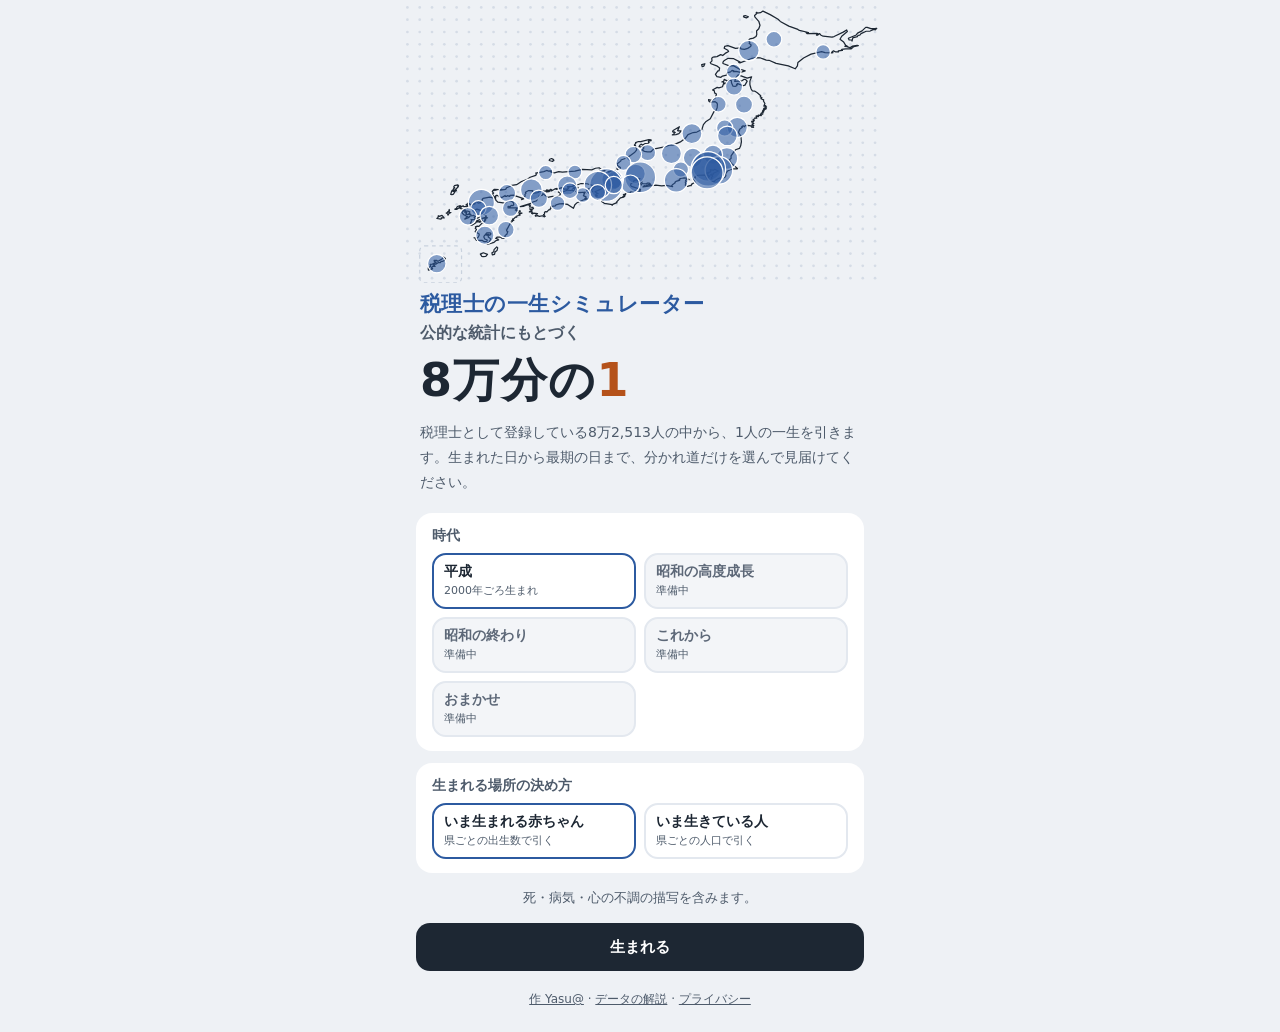
<file: index.html>
<!doctype html>
<html lang="ja">
<head>
<meta charset="utf-8">
<meta name="viewport" content="width=device-width, initial-scale=1, viewport-fit=cover">
<title>8万分の1｜税理士の一生シミュレーター</title>
<meta name="description" content="税理士として登録している8万人の中から、1人の一生を引く人生シミュレーター。作 Yasu@">
<link rel="preconnect" href="https://fonts.googleapis.com">
<link rel="preconnect" href="https://fonts.gstatic.com" crossorigin>
<link href="https://fonts.googleapis.com/css2?family=Zen+Maru+Gothic:wght@500;700&amp;display=swap" rel="stylesheet">
<link rel="stylesheet" href="src/ui/style.css">
<link rel="icon" type="image/png" sizes="32x32" href="assets/icon/favicon-32.png">
<link rel="apple-touch-icon" href="assets/icon/apple-touch-icon.png">
<link rel="manifest" href="manifest.webmanifest">
<meta name="apple-mobile-web-app-title" content="8万分の1">
<meta name="theme-color" content="#EEF1F5">
<meta property="og:type" content="website">
<meta property="og:site_name" content="8万分の1">
<meta property="og:title" content="8万分の1｜税理士の一生シミュレーター">
<meta property="og:description" content="税理士として登録している8万人の中から、1人の一生を引く人生シミュレーター。作 Yasu@">
<meta property="og:url" content="https://nextstage2008-pixel.github.io/8man-life/">
<meta property="og:image" content="https://nextstage2008-pixel.github.io/8man-life/assets/og/default.png">
<meta property="og:image:width" content="1200">
<meta property="og:image:height" content="630">
<meta name="twitter:card" content="summary_large_image">
<meta http-equiv="Content-Security-Policy" content="default-src 'self'; script-src 'self'; style-src 'self' 'unsafe-inline' https://fonts.googleapis.com; font-src https://fonts.gstatic.com; img-src 'self' data: blob:; connect-src 'self'; base-uri 'self'; form-action 'none'">
<meta name="referrer" content="strict-origin-when-cross-origin">
</head>
<body>
<main id="app"></main>
<noscript><p style="padding: 16px">このゲームは JavaScript を使います。</p></noscript>
<script type="module" src="src/ui/main.js"></script>
</body>
</html>
</file>
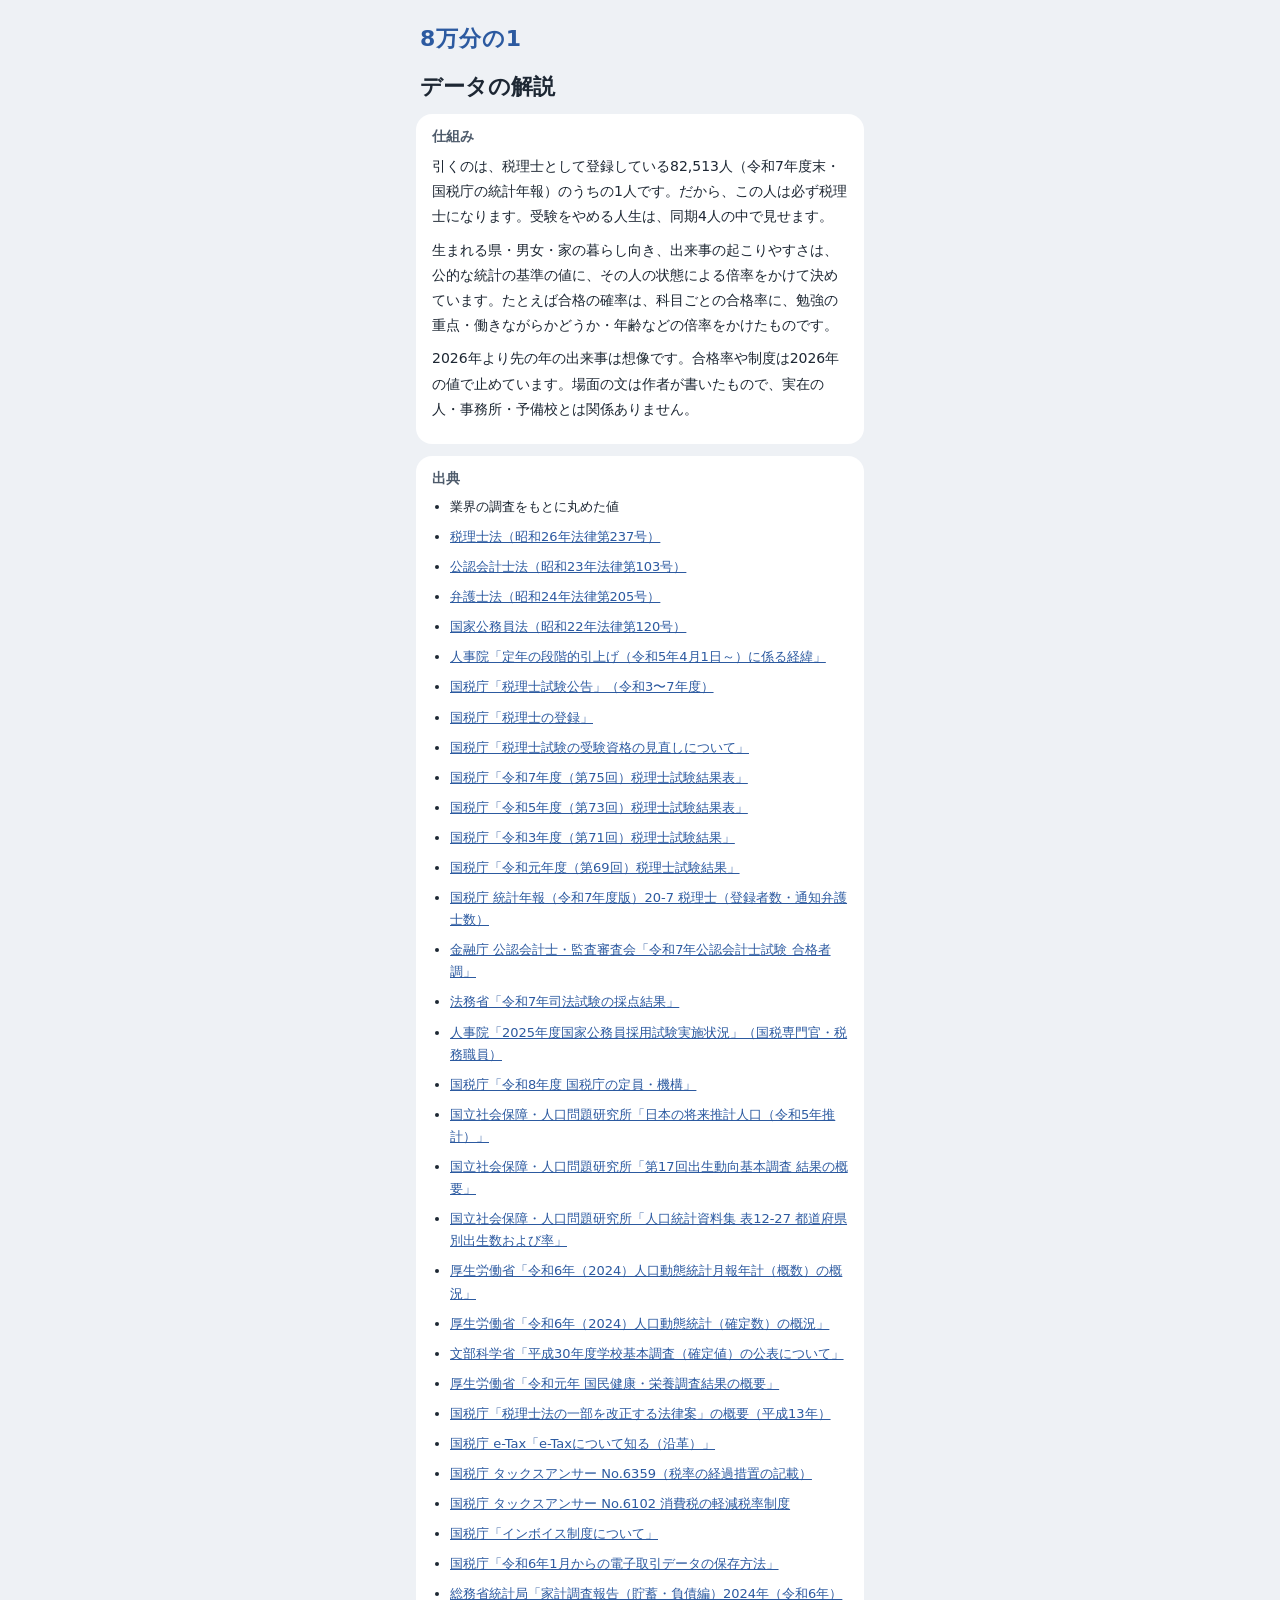
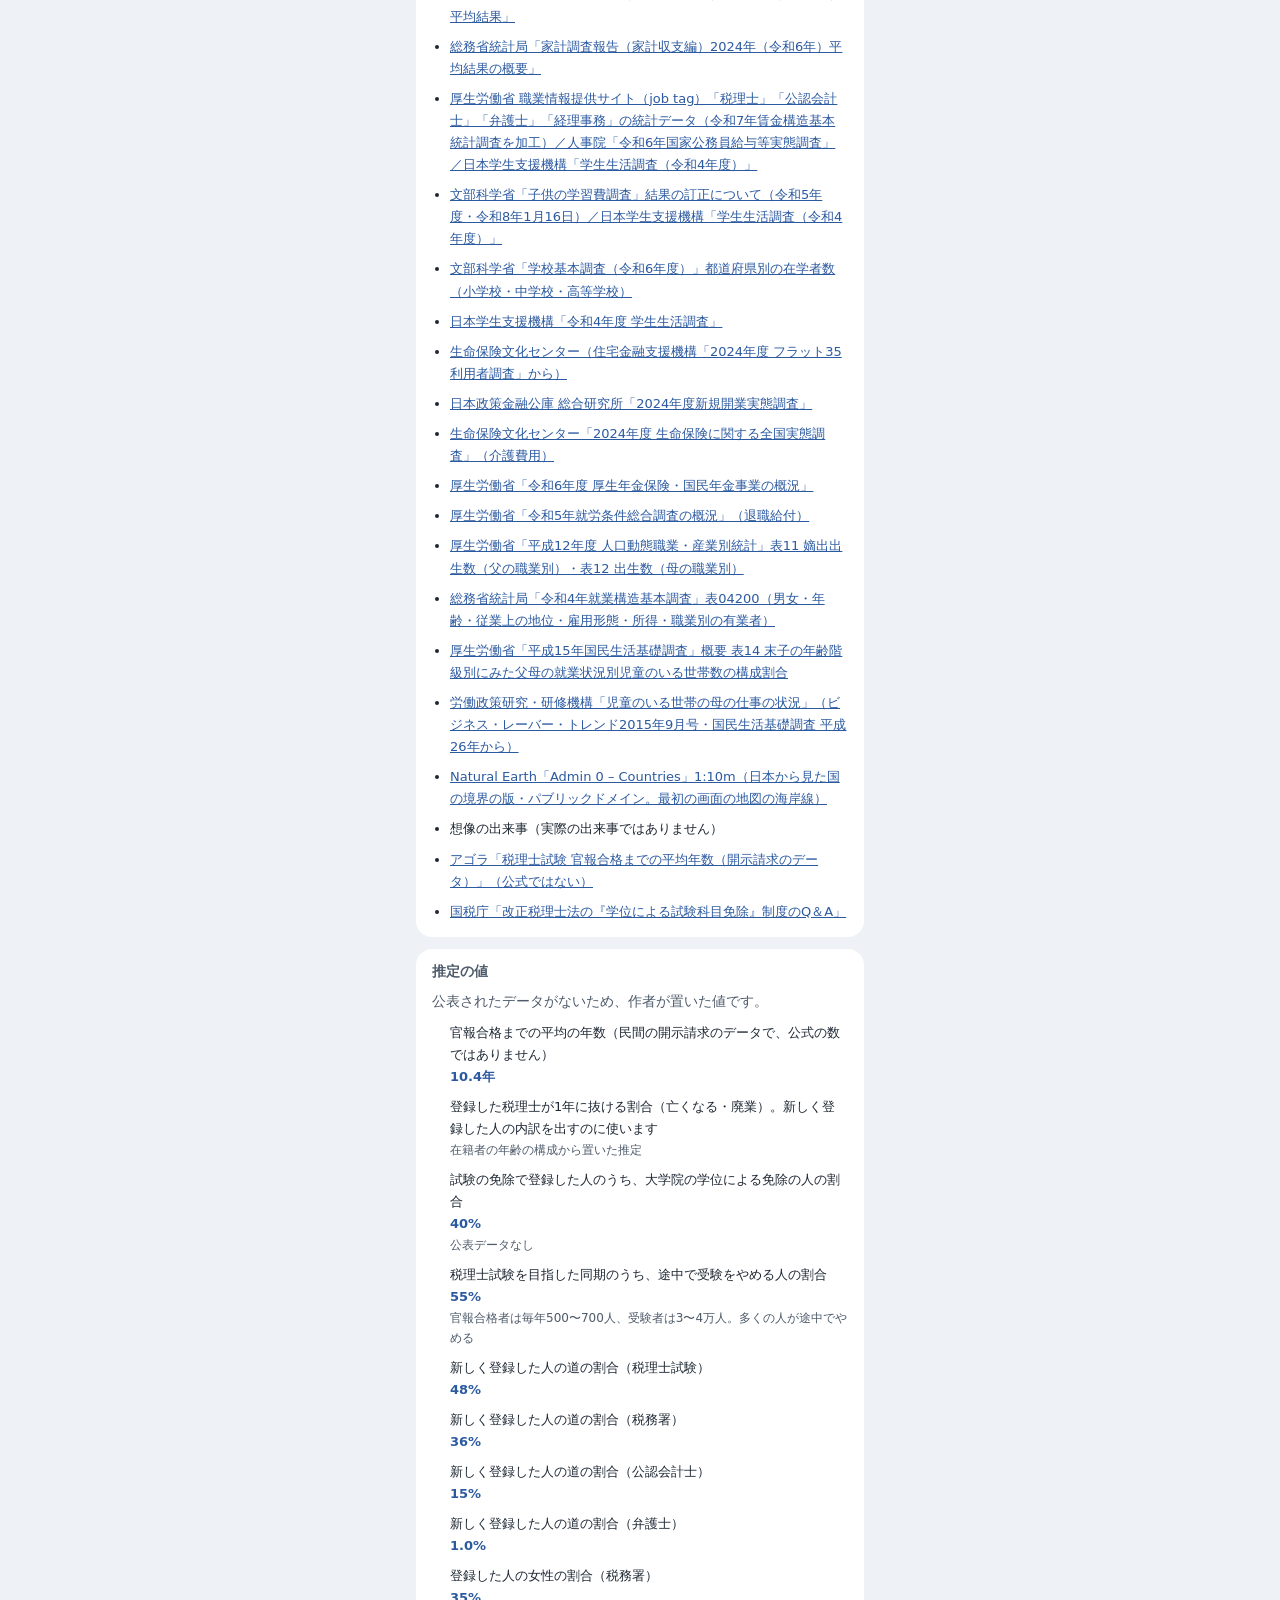
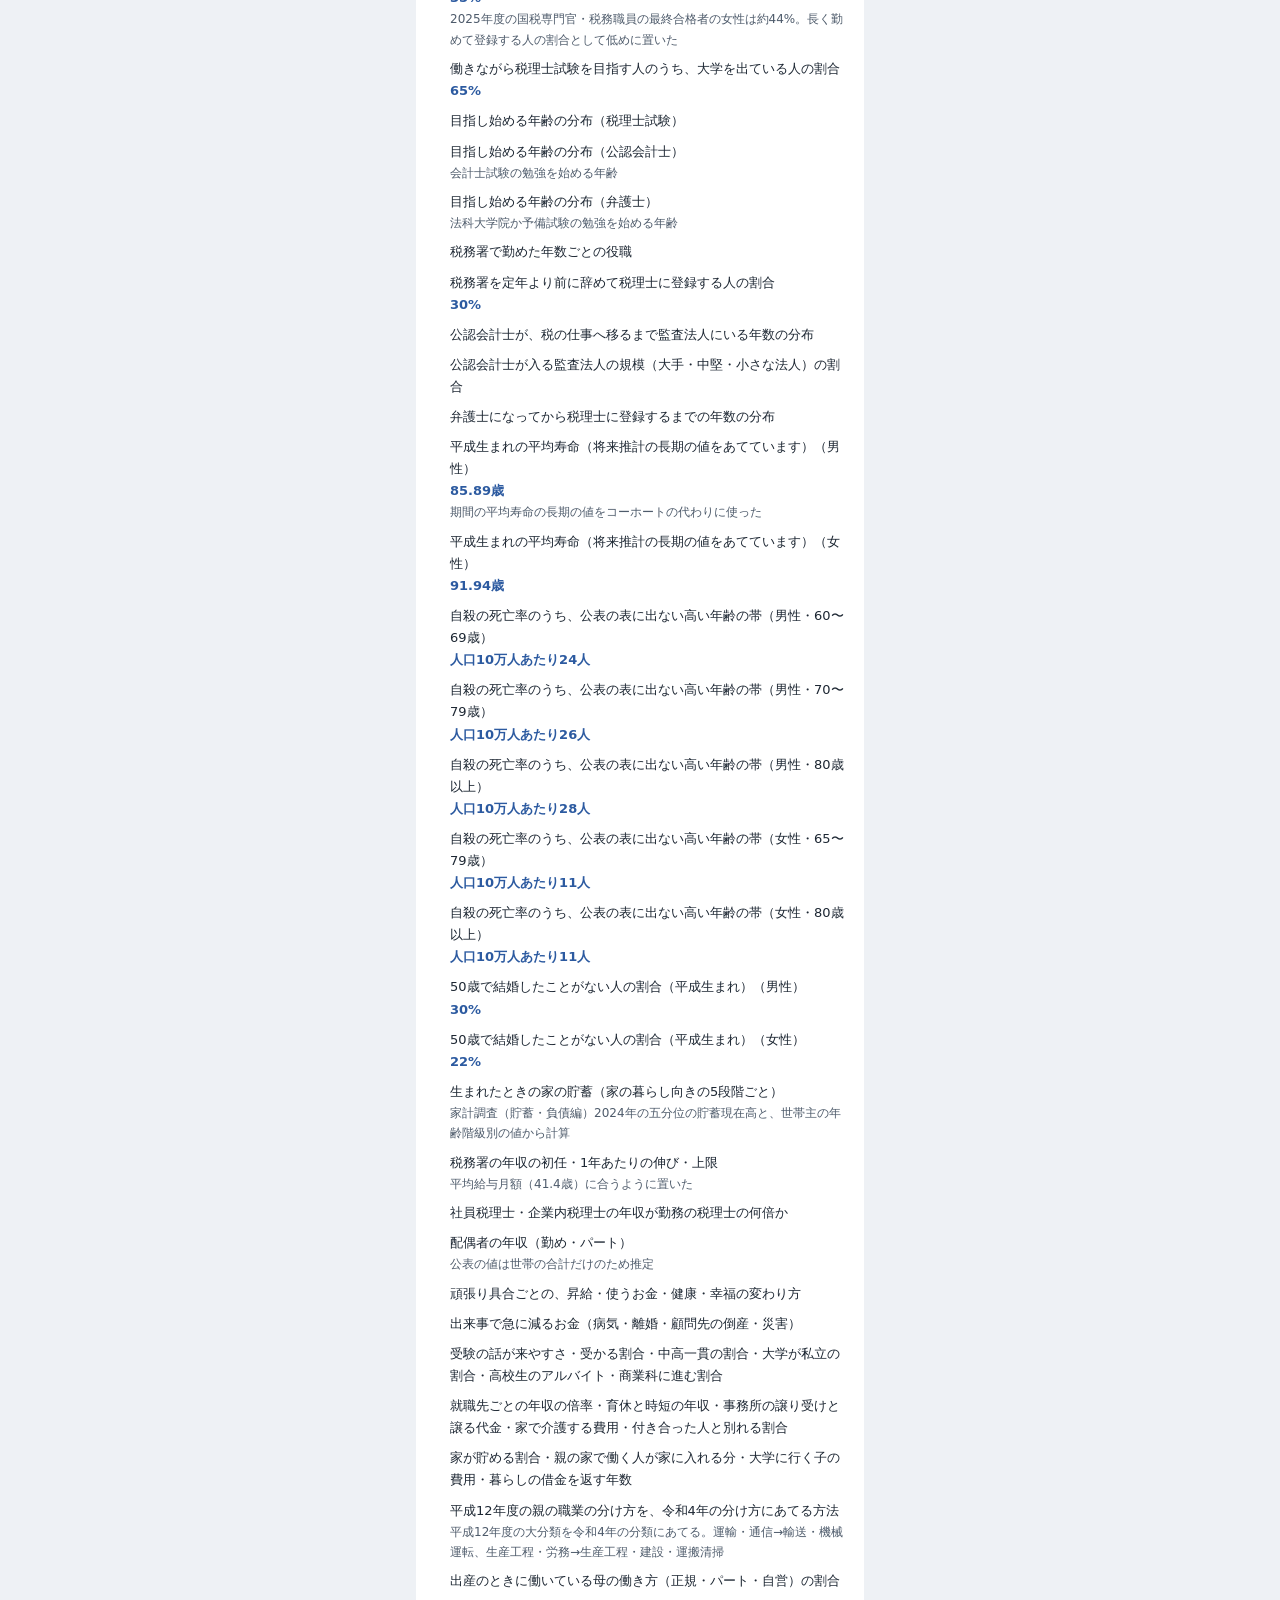
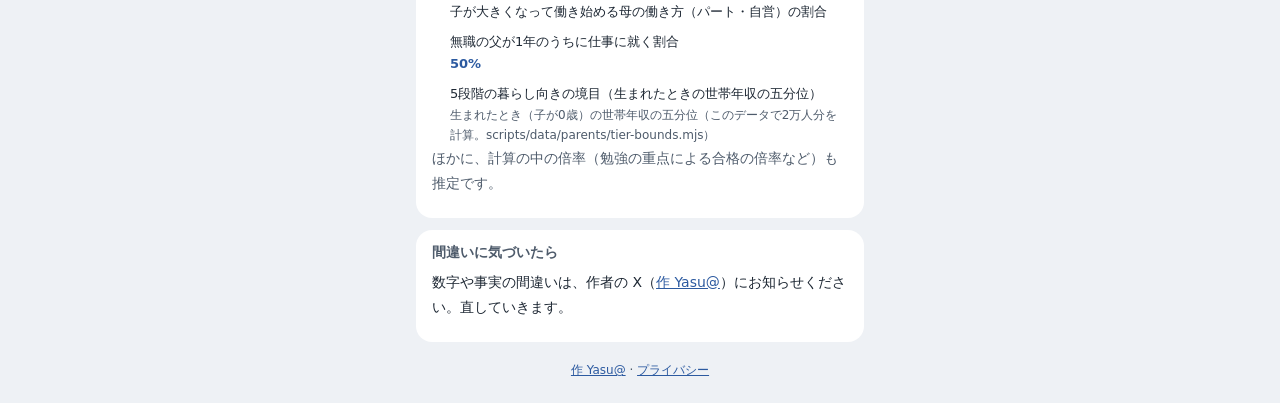
<file: about.html>
<!doctype html>
<html lang="ja">
<head>
<meta charset="utf-8">
<meta name="viewport" content="width=device-width, initial-scale=1, viewport-fit=cover">
<title>データの解説｜8万分の1</title>
<meta name="description" content="『8万分の1』で使っている統計の出典と、推定の値の一覧。作 Yasu@">
<link rel="preconnect" href="https://fonts.googleapis.com">
<link rel="preconnect" href="https://fonts.gstatic.com" crossorigin>
<link href="https://fonts.googleapis.com/css2?family=Zen+Maru+Gothic:wght@500;700&amp;display=swap" rel="stylesheet">
<link rel="stylesheet" href="src/ui/style.css">
<link rel="icon" type="image/png" sizes="32x32" href="assets/icon/favicon-32.png">
<link rel="apple-touch-icon" href="assets/icon/apple-touch-icon.png">
<link rel="manifest" href="manifest.webmanifest">
<meta name="apple-mobile-web-app-title" content="8万分の1">
<meta name="theme-color" content="#EEF1F5">
<meta http-equiv="Content-Security-Policy" content="default-src 'self'; script-src 'self'; style-src 'self' 'unsafe-inline' https://fonts.googleapis.com; font-src https://fonts.gstatic.com; img-src 'self' data: blob:; connect-src 'self'; base-uri 'self'; form-action 'none'">
<meta name="referrer" content="strict-origin-when-cross-origin">
</head>
<body data-page="about">
<main id="app"></main>
<noscript><p style="padding: 16px">このページは JavaScript を使います。</p></noscript>
<script type="module" src="src/ui/page.js"></script>
</body>
</html>
</file>
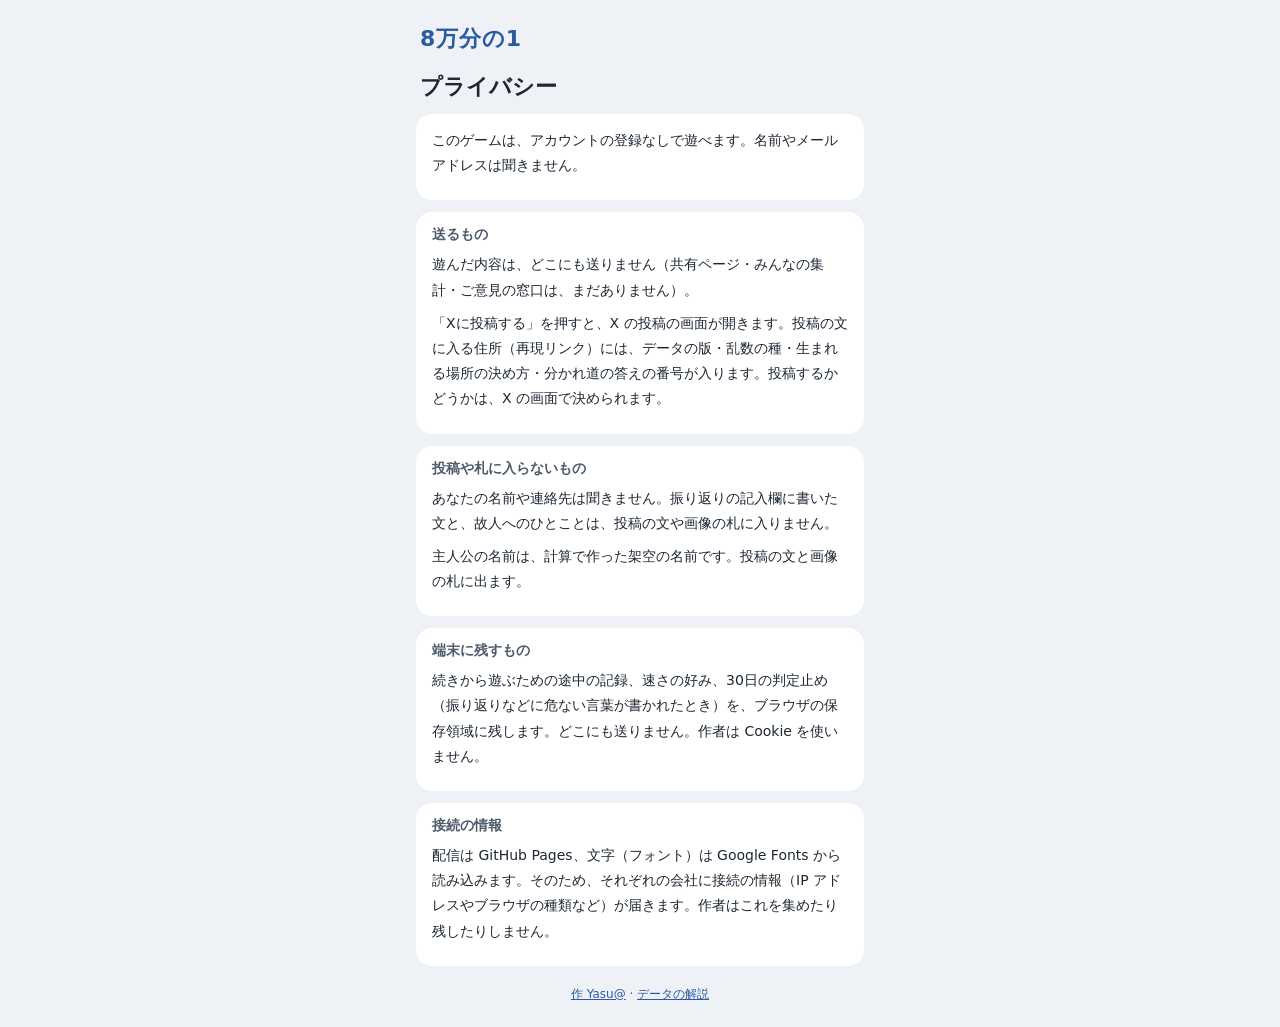
<file: privacy.html>
<!doctype html>
<html lang="ja">
<head>
<meta charset="utf-8">
<meta name="viewport" content="width=device-width, initial-scale=1, viewport-fit=cover">
<title>プライバシー｜8万分の1</title>
<meta name="description" content="『8万分の1』が送る情報・送らない情報・端末に残す情報。作 Yasu@">
<link rel="preconnect" href="https://fonts.googleapis.com">
<link rel="preconnect" href="https://fonts.gstatic.com" crossorigin>
<link href="https://fonts.googleapis.com/css2?family=Zen+Maru+Gothic:wght@500;700&amp;display=swap" rel="stylesheet">
<link rel="stylesheet" href="src/ui/style.css">
<link rel="icon" type="image/png" sizes="32x32" href="assets/icon/favicon-32.png">
<link rel="apple-touch-icon" href="assets/icon/apple-touch-icon.png">
<link rel="manifest" href="manifest.webmanifest">
<meta name="apple-mobile-web-app-title" content="8万分の1">
<meta name="theme-color" content="#EEF1F5">
<meta http-equiv="Content-Security-Policy" content="default-src 'self'; script-src 'self'; style-src 'self' 'unsafe-inline' https://fonts.googleapis.com; font-src https://fonts.gstatic.com; img-src 'self' data: blob:; connect-src 'self'; base-uri 'self'; form-action 'none'">
<meta name="referrer" content="strict-origin-when-cross-origin">
</head>
<body data-page="privacy">
<main id="app"></main>
<noscript><p style="padding: 16px">このページは JavaScript を使います。</p></noscript>
<script type="module" src="src/ui/page.js"></script>
</body>
</html>
</file>
<file: src/ui/style.css>
/* 『8万分の1』の見た目：C カード（設計書8節） */
:root {
  --ground: #EEF1F5;
  --card: #FFFFFF;
  --ink: #1D2733;
  --sub: #4E5B6B;
  --blue: #2C5AA0;
  --blue-dark: #1F4280;
  --blue-soft: #E3EBF7;
  --orange: #B5521A;
  --rule: #E3E8EF;
  --soft: #F3F5F8;
  --muted: #5D6878;
  --radius: 16px;
  --font: 'Zen Maru Gothic', system-ui, sans-serif;
}

* { box-sizing: border-box; }
html, body { margin: 0; background: var(--ground); color: var(--ink); font-family: var(--font); -webkit-text-size-adjust: 100%; }
button, textarea { font-family: inherit; color: inherit; }
button { cursor: pointer; }
button:disabled { cursor: default; }
:focus-visible { outline: 3px solid var(--blue); outline-offset: 2px; }

#app { max-width: 480px; margin: 0 auto; min-height: 100vh; }
.screen { display: flex; flex-direction: column; gap: 12px; padding: 14px 16px 24px; }
.card { background: var(--card); border-radius: var(--radius); padding: 14px 16px; }
.sec { font-size: 14px; font-weight: 700; color: var(--sub); margin: 0 0 8px; display: block; }

/* ボタン */
.btn-primary, .btn-soft, .btn-plain { min-height: 48px; border: 0; border-radius: 14px; font-size: 15px; font-weight: 700; padding: 0 16px; width: 100%; }
.btn-primary { background: var(--ink); color: #FFFFFF; }
.btn-soft { background: var(--blue-soft); color: var(--blue); }
.btn-plain { background: var(--card); color: var(--ink); }
.btn-round { width: 44px; height: 44px; flex-shrink: 0; border-radius: 50%; border: 0; background: var(--blue); color: #FFFFFF; display: flex; align-items: center; justify-content: center; padding: 0; }

/* 札 */
.tag { display: inline-block; flex-shrink: 0; font-size: 11px; font-weight: 700; border-radius: 10px; padding: 2px 8px; line-height: 1.5; }
.tag-solid { background: var(--blue); color: #FFFFFF; }
.tag-accent { background: var(--orange); color: #FFFFFF; }
.tag-soft { background: var(--blue-soft); color: var(--blue); }
.tag-gray { background: var(--soft); color: var(--muted); }
.tag-line { border: 1px solid var(--blue); color: var(--blue); padding: 1px 7px; }

/* 最初の画面 */
.start-head { padding: 0 4px 6px; }
/* 点の日本地図（丸は県ごとの出生数。光るのは main.js が出生数の重みで選んだ県） */
.map-wrap { margin: -14px -20px 0; }
.jp-map { display: block; width: 100%; height: auto; }
.jp-grid circle { fill: #D5DCE6; }
.okinawa-box { fill: none; stroke: #C9D2DE; stroke-dasharray: 3 3; }
.jp-coast { fill: none; stroke: var(--ink); stroke-width: 1; stroke-linejoin: round; }
.pref-dot { fill: var(--blue); fill-opacity: 0.55; stroke: #FFFFFF; stroke-width: 1; transition: fill 0.6s, fill-opacity 0.6s; }
.pref-dot.lit { fill: var(--orange); fill-opacity: 0.85; }
@media (prefers-reduced-motion: reduce) { .pref-dot { transition: none; } }
.kicker { font-size: 21px; font-weight: 700; color: var(--blue); letter-spacing: 0.02em; margin: 6px 0 0; line-height: 1.5; }
.kicker-sub { font-size: 16px; font-weight: 700; color: var(--sub); margin: 2px 0 6px; }
.title { font-size: 46px; font-weight: 700; color: var(--ink); margin: 0 0 8px; letter-spacing: 0.03em; }
.title .one { color: var(--orange); }
.lead { font-size: 14px; line-height: 1.8; margin: 0; color: var(--sub); }
.options { display: grid; grid-template-columns: repeat(2, minmax(0, 1fr)); gap: 8px; }
.option { min-height: 56px; border: 2px solid var(--rule); border-radius: 14px; background: var(--card); padding: 8px 10px; display: flex; flex-direction: column; align-items: flex-start; gap: 2px; text-align: left; }
.option[aria-pressed="true"] { border-color: var(--blue); }
.option:disabled { background: var(--soft); color: var(--muted); }
.option-label { font-size: 14px; font-weight: 700; }
.option-sub { font-size: 11px; color: var(--sub); }
.notice { background: var(--blue-soft); color: var(--blue-dark); border-radius: 12px; padding: 10px 12px; margin: 0; font-size: 13px; }
.caution { font-size: 13px; color: var(--sub); text-align: center; margin: 4px 0; }
.credit { font-size: 12px; color: var(--sub); text-align: center; padding-top: 8px; }

/* 出生届 */
.birth-head { display: flex; justify-content: space-between; align-items: center; }
.birth-year { font-size: 13px; color: var(--sub); }
.birth-who { display: flex; align-items: center; gap: 12px; margin: 14px 0 8px; }
.birth-name { font-size: 26px; font-weight: 700; }
.birth-lead { font-size: 14px; line-height: 1.8; margin: 0 0 10px; }
.facts { display: grid; grid-template-columns: repeat(2, minmax(0, 1fr)); gap: 10px 14px; margin: 0; padding-top: 10px; border-top: 1px solid var(--rule); }
.fact dt { font-size: 11px; color: var(--sub); }
.fact dd { margin: 2px 0 0; font-size: 14px; font-weight: 700; }
.dots { color: var(--blue); letter-spacing: 0.1em; }
.birth-note { font-size: 13px; color: var(--sub); line-height: 1.7; margin: 12px 0 0; }

/* 人生の画面 */
.life { min-height: 100vh; padding-bottom: 0; }
#bar { position: sticky; top: 8px; z-index: 2; }
.profile { background: var(--card); border-radius: var(--radius); padding: 14px 16px; display: flex; flex-direction: column; gap: 10px; box-shadow: 0 1px 6px rgba(29, 39, 51, 0.08); }
.profile-top { display: flex; align-items: center; gap: 12px; }
.avatar { width: 44px; height: 44px; border-radius: 50%; background: var(--blue); color: #FFFFFF; display: flex; align-items: center; justify-content: center; font-size: 18px; font-weight: 700; flex-shrink: 0; }
.avatar-big { width: 52px; height: 52px; font-size: 22px; }
.who { flex-grow: 1; min-width: 0; }
.name { font-size: 18px; font-weight: 700; }
.meta { font-size: 12px; color: var(--sub); }
.role { font-size: 12px; font-weight: 700; color: var(--blue); background: var(--blue-soft); border-radius: 12px; padding: 4px 10px; flex-shrink: 0; }
.chips { display: flex; flex-wrap: wrap; gap: 6px; }
.chip { font-size: 12px; border-radius: 12px; padding: 3px 10px; }
.chip-pass { background: var(--blue); color: #FFFFFF; }
.chip-exempt { border: 1px solid var(--orange); color: var(--orange); padding: 2px 9px; }
.stats { display: grid; grid-template-columns: repeat(4, minmax(0, 1fr)); gap: 8px; }
.stat { display: flex; flex-direction: column; gap: 4px; font-size: 11px; color: var(--sub); }
.stat-num { font-size: 16px; font-weight: 700; color: var(--ink); }
.bar { height: 4px; border-radius: 2px; background: var(--rule); }
.bar-fill { height: 4px; border-radius: 2px; background: var(--blue); }
.log { display: flex; flex-direction: column; gap: 10px; padding-bottom: 150px; }
.year-card { background: var(--card); border-radius: var(--radius); padding: 12px 16px; display: flex; flex-direction: column; gap: 8px; }
.year-card.current { outline: 2px solid var(--blue); }
.year-head { font-size: 12px; font-weight: 700; color: var(--sub); margin: 0; }
.year-card.current .year-head { color: var(--blue); }
.line { display: flex; gap: 8px; align-items: flex-start; margin: 0; font-size: 14px; line-height: 1.65; }
.line-strong .line-text { font-weight: 700; }
.line-muted { color: var(--muted); }
.imagine { font-size: 12px; color: var(--sub); text-align: center; background: var(--soft); border-radius: 8px; padding: 6px; margin: 0; }
.support { font-size: 13px; line-height: 1.7; background: var(--blue-soft); color: var(--blue-dark); border-radius: 10px; padding: 8px 10px; margin: 0; }
.controls-wrap { position: fixed; left: 0; right: 0; bottom: 0; display: flex; justify-content: center; padding: 0 16px 16px; pointer-events: none; }
.controls { pointer-events: auto; width: 100%; max-width: 448px; background: var(--card); border-radius: 20px; padding: 8px; display: flex; flex-direction: column; gap: 8px; box-shadow: 0 2px 10px rgba(29, 39, 51, 0.12); }
.controls-row { display: flex; gap: 6px; align-items: center; }
.speeds { display: grid; grid-template-columns: repeat(5, minmax(0, 1fr)); flex-grow: 1; background: var(--ground); border-radius: 14px; padding: 3px; }
.speed { height: 44px; border: 0; border-radius: 11px; background: transparent; color: var(--sub); font-size: 13px; }
.speed[aria-pressed="true"] { background: var(--card); color: var(--ink); font-weight: 700; }

/* 分かれ道の板 */
.sheet-wrap { position: fixed; inset: 0; z-index: 10; background: rgba(29, 39, 51, 0.45); display: flex; align-items: flex-end; justify-content: center; }
.sheet-wrap[hidden] { display: none; }
/* 資格を取った札（真ん中に大きく。画面のどこを触っても続く） */
.event-wrap { position: fixed; inset: 0; z-index: 20; background: rgba(29, 39, 51, 0.55); display: flex; align-items: center; justify-content: center; padding: 16px; cursor: pointer; }
.event-wrap[hidden] { display: none; }
.event-card { width: 100%; max-width: 420px; background: var(--card); border-radius: 24px; border-top: 6px solid var(--orange); padding: 26px 22px 20px; text-align: center; display: flex; flex-direction: column; gap: 12px; box-shadow: 0 18px 48px rgba(0, 0, 0, 0.25); animation: event-pop 0.35s cubic-bezier(0.2, 1.4, 0.4, 1); }
.event-when { margin: 0; font-size: 12px; color: var(--sub); }
.event-title { margin: 2px 0 4px; display: flex; flex-direction: column; align-items: center; gap: 2px; }
.event-sub { font-size: 18px; font-weight: 700; color: var(--ink); }
.event-big { font-size: 44px; font-weight: 700; line-height: 1.2; letter-spacing: 0.06em; color: var(--orange); }
.event-text { font-size: 15px; line-height: 1.8; margin: 0; }
.event-hint { font-size: 12px; color: var(--sub); margin: 0; }
/* 透明からは出さない（動きが遅れても札が見えるように）。少し小さい所から弾んで大きくなるだけ */
@keyframes event-pop { from { transform: scale(0.85); } to { transform: scale(1); } }
@media (prefers-reduced-motion: reduce) { .event-card { animation: none; } }
.sheet { width: 100%; max-width: 480px; max-height: 92vh; overflow-y: auto; background: var(--card); border-radius: 24px 24px 0 0; padding: 10px 18px 24px; display: flex; flex-direction: column; gap: 12px; }
.sheet-handle { align-self: center; width: 40px; height: 4px; border-radius: 2px; background: var(--rule); }
.sheet-meta { display: flex; align-items: center; gap: 8px; font-size: 12px; color: var(--sub); }
.sheet-title { font-size: 22px; font-weight: 700; line-height: 1.4; margin: 0; }
.sheet-body { font-size: 14px; line-height: 1.75; margin: 0; }
.sheet-fact { font-size: 12px; color: var(--sub); background: var(--soft); border-radius: 10px; padding: 8px 12px; margin: 0; }
.sheet-label { font-size: 12px; color: var(--sub); }
.textarea { width: 100%; border: 2px solid var(--rule); border-radius: 12px; padding: 10px; font-size: 14px; line-height: 1.6; resize: vertical; background: var(--card); }
.choices { display: flex; flex-direction: column; gap: 8px; }
.choice { min-height: 52px; border: 2px solid #C9D3E2; border-radius: 14px; background: var(--card); padding: 10px 14px; text-align: left; display: flex; flex-direction: column; gap: 3px; }
.choice:hover, .choice:focus-visible { border-color: var(--blue); }
.choice-label { font-size: 15px; font-weight: 700; }
.choice-sub { font-size: 12px; color: var(--sub); }
.sheet-note { font-size: 12px; color: var(--sub); text-align: center; margin: 0; }

/* 最期と結果 */
.final { padding: 6px 4px 0; }
.final-main { font-size: 18px; font-weight: 700; line-height: 1.6; margin: 0 0 4px; }
.final-sub { font-size: 13px; line-height: 1.7; color: var(--sub); margin: 0; }
.support-box { background: var(--blue-soft); color: var(--blue-dark); border-radius: var(--radius); padding: 12px 16px; font-size: 13px; line-height: 1.7; }
.support-box p { margin: 0; }
.result-card { display: flex; flex-direction: column; gap: 14px; padding: 18px; }
.rc-top { display: flex; justify-content: space-between; align-items: center; }
.rc-author { font-size: 11px; color: var(--sub); }
.rc-who { display: flex; align-items: center; gap: 12px; }
.rc-name { font-size: 22px; font-weight: 700; }
.rc-meta { font-size: 12px; color: var(--sub); }
.rc-nums { display: grid; grid-template-columns: repeat(3, minmax(0, 1fr)); gap: 8px; }
.num { background: var(--soft); border-radius: 12px; padding: 10px 6px; display: flex; flex-direction: column; align-items: center; gap: 2px; text-align: center; }
.num-v { font-size: 20px; font-weight: 700; color: var(--blue); }
.num-accent { color: var(--orange); }
.num-l { font-size: 11px; color: var(--sub); }
.rc-rows { margin: 0; display: flex; flex-direction: column; gap: 6px; }
.rc-row { display: flex; gap: 8px; font-size: 13px; line-height: 1.6; }
.rc-row dt { flex-shrink: 0; width: 64px; color: var(--sub); }
.rc-row dd { margin: 0; min-width: 0; }
.rc-hash { font-size: 12px; color: var(--blue); }
.actions { display: flex; flex-direction: column; gap: 8px; }
.actions-row { display: grid; grid-template-columns: repeat(2, minmax(0, 1fr)); gap: 8px; }
.legend { display: flex; flex-wrap: wrap; gap: 12px; font-size: 12px; color: var(--sub); margin: 8px 0 0; }
.legend-item { display: flex; align-items: center; gap: 4px; }
.legend-mark { width: 12px; height: 3px; display: inline-block; }
.timeline { margin: 0; padding: 0; list-style: none; display: flex; flex-direction: column; gap: 8px; font-size: 13px; line-height: 1.6; }
.timeline li { display: flex; gap: 10px; }
.tl-age { flex-shrink: 0; width: 40px; color: var(--blue); font-weight: 700; }
.peers { margin: 0; padding: 0; list-style: none; display: flex; flex-direction: column; gap: 6px; font-size: 13px; line-height: 1.6; }
.peers li { display: flex; flex-direction: column; }
.peer-name { font-weight: 700; }
.hint { font-size: 12px; color: var(--sub); margin: 0 0 6px; }

/* 共有ページ・解説などのページ（リンクをボタンの形に） */
a.btn-primary, a.btn-soft, a.btn-plain { display: flex; align-items: center; justify-content: center; text-decoration: none; }
.credit a { color: var(--sub); }
.share-head { padding: 10px 4px 2px; }
.share-title { font-size: 22px; font-weight: 700; color: var(--blue); text-decoration: none; letter-spacing: 0.04em; }
.share-desc { font-size: 14px; line-height: 1.8; margin: 0; padding: 0 4px; }
.page-title { font-size: 22px; margin: 4px 4px 0; }
.page p { font-size: 14px; line-height: 1.8; margin: 0 0 8px; }
.page a { color: var(--blue); }
.src-list, .est-list, .plain-list { margin: 0; padding-left: 18px; display: flex; flex-direction: column; gap: 8px; font-size: 13px; line-height: 1.7; }
.est { display: flex; flex-direction: column; }
.est-value { font-weight: 700; color: var(--blue); }
.est-note { font-size: 12px; color: var(--sub); }

/* サーバーを使う部分：ご意見のボタン・人数の一行・みんなの欄 */
.link-btn { border: 0; background: none; padding: 0 2px; font-size: 12px; color: var(--sub); text-decoration: underline; min-height: 44px; }
.fb-btn { flex-shrink: 0; min-width: 44px; min-height: 44px; border: 0; border-radius: 12px; background: var(--soft); color: var(--sub); font-size: 11px; font-weight: 700; padding: 0 6px; }
.lives { font-size: 13px; color: var(--blue); font-weight: 700; margin: 10px 0 0; }
.minna-rows { margin: 0 0 8px; padding: 0; list-style: none; display: flex; flex-direction: column; gap: 8px; font-size: 13px; line-height: 1.6; }
.minna-rows li { display: flex; flex-direction: column; }
.minna-title { color: var(--sub); font-size: 12px; }
.minna-choice { font-weight: 700; }
.minna-pct { color: var(--orange); font-weight: 700; }
.minna-sub { font-size: 13px; color: var(--sub); margin: 8px 0 4px; }
.author-link { color: inherit; }
.support, .support-box { overflow-wrap: anywhere; }
.support a, .support-box a { color: inherit; font-weight: 700; }

/* 場面の絵（題名と場面の絵の設計書 4.4）。角ばったまま拡大する */
.profile-bar { padding: 10px 14px; }
.scene-card { padding: 10px; }
.scene-canvas { display: block; width: 100%; height: auto; image-rendering: pixelated; image-rendering: crisp-edges; border-radius: 10px; background: var(--soft); }
.scene-caption { margin: 6px 4px 0; font-size: 12px; color: var(--sub); line-height: 1.5; }
.stats-card { padding: 12px 14px; display: flex; flex-direction: column; gap: 10px; }
.rc-scene { margin: 2px 0; }

/* 年収・貯蓄・借入金（数値の欄の下）と、最期のお金のまとめ */
.money { display: grid; grid-template-columns: repeat(3, minmax(0, 1fr)); gap: 8px; margin-top: 12px; padding-top: 10px; border-top: 1px solid var(--rule); }
.money-item { display: flex; flex-direction: column; gap: 2px; min-width: 0; }
.money-label { font-size: 11px; color: var(--sub); }
.money-num { font-size: 15px; font-weight: 700; color: var(--ink); overflow-wrap: anywhere; }
.money-sub { display: block; font-size: 10px; font-weight: 500; color: var(--sub); }
/* 学校に通う間の、父と母の職業と年収（世帯年収の内訳） */
.money-parents { grid-column: 1 / -1; margin: 0; display: flex; flex-wrap: wrap; gap: 2px 12px; font-size: 12px; color: var(--sub); }
.fact-sub { display: block; font-size: 13px; color: var(--sub); font-weight: 500; }
.money-sum { margin: 0; display: grid; gap: 6px; }
.money-sum div { display: flex; justify-content: space-between; gap: 12px; font-size: 14px; }
.money-sum dt { color: var(--sub); white-space: nowrap; flex-shrink: 0; }
.money-sum dd { margin: 0; font-weight: 700; text-align: right; }
</file>
